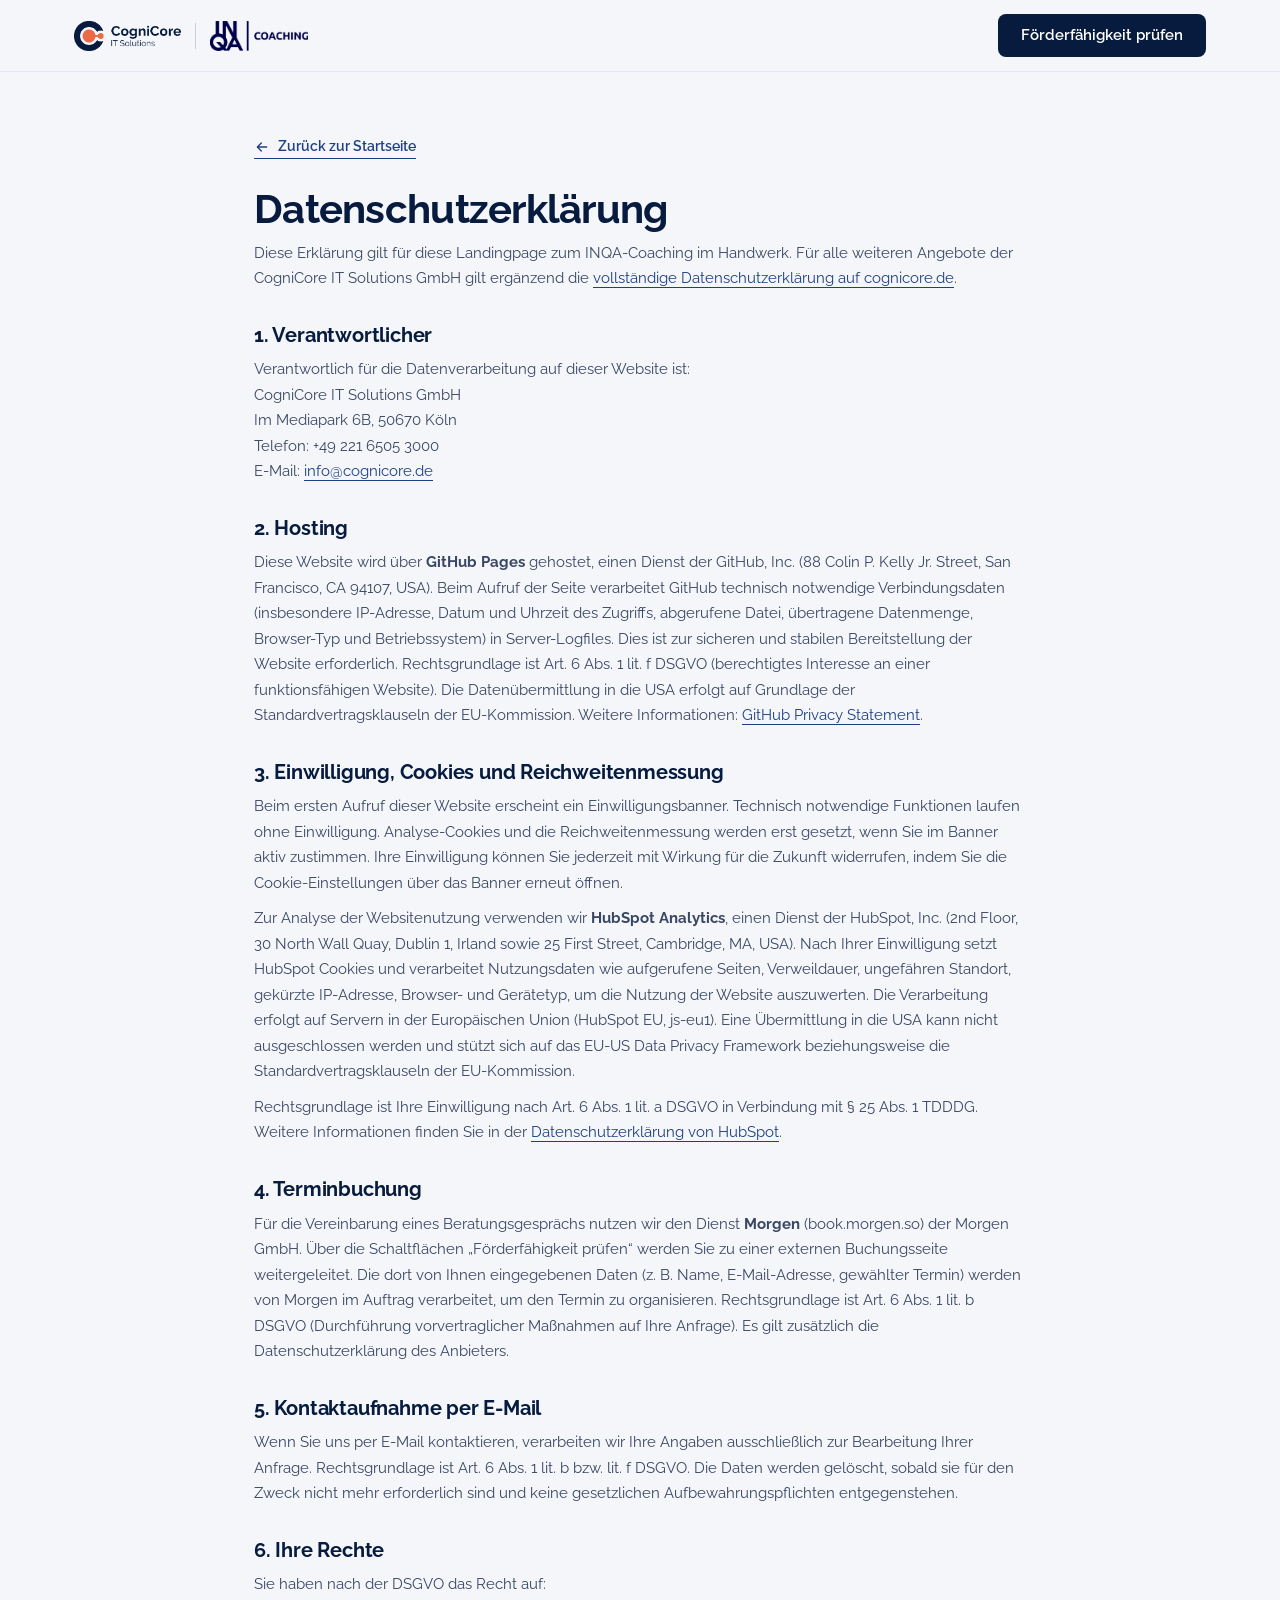
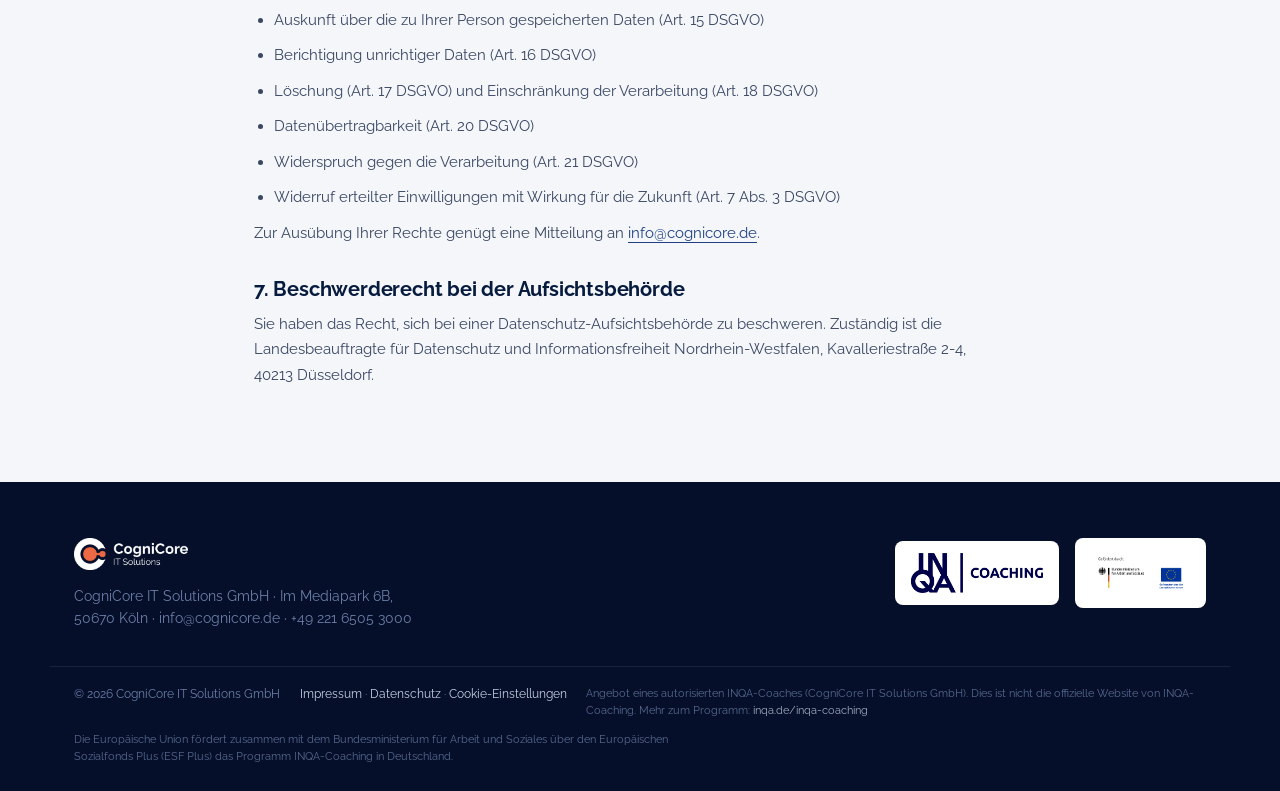
<file: datenschutz.html>
<!DOCTYPE html>
<html lang="de">
<head>
  <meta charset="UTF-8">
  <meta name="viewport" content="width=device-width, initial-scale=1.0">
  <title>Datenschutz | INQA-Coaching im Handwerk · CogniCore</title>
  <meta name="robots" content="noindex">
  <link rel="stylesheet" href="cc-tokens.css">
  <link rel="stylesheet" href="styles.css">
</head>
<body>

<!-- NAV -->
<header class="nav">
  <div class="nav__inner">
    <a class="nav__brand" href="index.html" style="text-decoration:none;border:0;">
      <img class="logo" src="assets/logos/cognicore-logo.png" alt="CogniCore IT Solutions">
      <span class="sep"></span>
      <img class="inqa" src="assets/logos/inqa-coaching-logo.png" alt="INQA Coaching">
    </a>
    <a href="https://book.morgen.so/dominiksiegers/20min" class="btn btn--primary" target="_blank" rel="noopener">Förderfähigkeit prüfen</a>
  </div>
</header>

<main class="section--surface">
  <div class="legal">
    <a href="index.html" class="legal__back">
      <svg style="width:16px;height:16px" viewBox="0 0 24 24" fill="none" stroke="currentColor" stroke-width="2" stroke-linecap="round" stroke-linejoin="round"><path d="M19 12H5M11 6l-6 6 6 6"/></svg>
      Zurück zur Startseite
    </a>
    <h1 style="margin-top:24px;">Datenschutzerklärung</h1>
    <p class="legal__intro">Diese Erklärung gilt für diese Landingpage zum INQA-Coaching im Handwerk. Für alle weiteren Angebote der CogniCore IT Solutions GmbH gilt ergänzend die <a href="https://cognicore.de/datenschutzerklaerung" target="_blank" rel="noopener">vollständige Datenschutzerklärung auf cognicore.de</a>.</p>

    <h2>1. Verantwortlicher</h2>
    <p>Verantwortlich für die Datenverarbeitung auf dieser Website ist:<br>
    CogniCore IT Solutions GmbH<br>
    Im Mediapark 6B, 50670 Köln<br>
    Telefon: +49 221 6505 3000<br>
    E-Mail: <a href="mailto:info@cognicore.de">info@cognicore.de</a></p>

    <h2>2. Hosting</h2>
    <p>Diese Website wird über <strong>GitHub Pages</strong> gehostet, einen Dienst der
    GitHub, Inc. (88 Colin P. Kelly Jr. Street, San Francisco, CA 94107, USA). Beim Aufruf
    der Seite verarbeitet GitHub technisch notwendige Verbindungsdaten (insbesondere
    IP-Adresse, Datum und Uhrzeit des Zugriffs, abgerufene Datei, übertragene Datenmenge,
    Browser-Typ und Betriebssystem) in Server-Logfiles. Dies ist zur sicheren und stabilen
    Bereitstellung der Website erforderlich. Rechtsgrundlage ist Art. 6 Abs. 1 lit. f DSGVO
    (berechtigtes Interesse an einer funktionsfähigen Website). Die Datenübermittlung in die
    USA erfolgt auf Grundlage der Standardvertragsklauseln der EU-Kommission. Weitere
    Informationen: <a href="https://docs.github.com/en/site-policy/privacy-policies/github-general-privacy-statement" target="_blank" rel="noopener">GitHub Privacy Statement</a>.</p>

    <h2>3. Einwilligung, Cookies und Reichweitenmessung</h2>
    <p>Beim ersten Aufruf dieser Website erscheint ein Einwilligungsbanner. Technisch notwendige
    Funktionen laufen ohne Einwilligung. Analyse-Cookies und die Reichweitenmessung werden erst
    gesetzt, wenn Sie im Banner aktiv zustimmen. Ihre Einwilligung können Sie jederzeit mit Wirkung
    für die Zukunft widerrufen, indem Sie die Cookie-Einstellungen über das Banner erneut öffnen.</p>
    <p>Zur Analyse der Websitenutzung verwenden wir <strong>HubSpot Analytics</strong>, einen Dienst
    der HubSpot, Inc. (2nd Floor, 30 North Wall Quay, Dublin 1, Irland sowie 25 First Street,
    Cambridge, MA, USA). Nach Ihrer Einwilligung setzt HubSpot Cookies und verarbeitet Nutzungsdaten
    wie aufgerufene Seiten, Verweildauer, ungefähren Standort, gekürzte IP-Adresse, Browser- und
    Gerätetyp, um die Nutzung der Website auszuwerten. Die Verarbeitung erfolgt auf Servern in der
    Europäischen Union (HubSpot EU, js-eu1). Eine Übermittlung in die USA kann nicht ausgeschlossen
    werden und stützt sich auf das EU-US Data Privacy Framework beziehungsweise die
    Standardvertragsklauseln der EU-Kommission.</p>
    <p>Rechtsgrundlage ist Ihre Einwilligung nach Art. 6 Abs. 1 lit. a DSGVO in Verbindung mit
    § 25 Abs. 1 TDDDG. Weitere Informationen finden Sie in der
    <a href="https://legal.hubspot.com/de/privacy-policy" target="_blank" rel="noopener">Datenschutzerklärung von HubSpot</a>.</p>

    <h2>4. Terminbuchung</h2>
    <p>Für die Vereinbarung eines Beratungsgesprächs nutzen wir den Dienst
    <strong>Morgen</strong> (book.morgen.so) der Morgen GmbH. Über die Schaltflächen
    „Förderfähigkeit prüfen“ werden Sie zu einer externen Buchungsseite weitergeleitet. Die
    dort von Ihnen eingegebenen Daten (z. B. Name, E-Mail-Adresse, gewählter Termin)
    werden von Morgen im Auftrag verarbeitet, um den Termin zu organisieren.
    Rechtsgrundlage ist Art. 6 Abs. 1 lit. b DSGVO (Durchführung vorvertraglicher
    Maßnahmen auf Ihre Anfrage). Es gilt zusätzlich die Datenschutzerklärung des Anbieters.</p>

    <h2>5. Kontaktaufnahme per E-Mail</h2>
    <p>Wenn Sie uns per E-Mail kontaktieren, verarbeiten wir Ihre Angaben ausschließlich
    zur Bearbeitung Ihrer Anfrage. Rechtsgrundlage ist Art. 6 Abs. 1 lit. b bzw. lit. f
    DSGVO. Die Daten werden gelöscht, sobald sie für den Zweck nicht mehr erforderlich
    sind und keine gesetzlichen Aufbewahrungspflichten entgegenstehen.</p>

    <h2>6. Ihre Rechte</h2>
    <p>Sie haben nach der DSGVO das Recht auf:</p>
    <ul>
      <li>Auskunft über die zu Ihrer Person gespeicherten Daten (Art. 15 DSGVO)</li>
      <li>Berichtigung unrichtiger Daten (Art. 16 DSGVO)</li>
      <li>Löschung (Art. 17 DSGVO) und Einschränkung der Verarbeitung (Art. 18 DSGVO)</li>
      <li>Datenübertragbarkeit (Art. 20 DSGVO)</li>
      <li>Widerspruch gegen die Verarbeitung (Art. 21 DSGVO)</li>
      <li>Widerruf erteilter Einwilligungen mit Wirkung für die Zukunft (Art. 7 Abs. 3 DSGVO)</li>
    </ul>
    <p>Zur Ausübung Ihrer Rechte genügt eine Mitteilung an
    <a href="mailto:info@cognicore.de">info@cognicore.de</a>.</p>

    <h2>7. Beschwerderecht bei der Aufsichtsbehörde</h2>
    <p>Sie haben das Recht, sich bei einer Datenschutz-Aufsichtsbehörde zu beschweren.
    Zuständig ist die Landesbeauftragte für Datenschutz und Informationsfreiheit
    Nordrhein-Westfalen, Kavalleriestraße 2-4, 40213 Düsseldorf.</p>
  </div>
</main>

<!-- FOOTER -->
<footer class="foot">
  <div class="wrap">
    <div class="foot__inner">
      <div class="foot__brand">
        <img src="assets/logos/cognicore-logo-white.png" alt="CogniCore IT Solutions">
        <p>CogniCore IT Solutions GmbH · Im Mediapark 6B, 50670 Köln · <a href="mailto:info@cognicore.de" style="color:inherit;border:0;">info@cognicore.de</a> · +49 221 6505 3000</p>
      </div>
      <div class="foot__logos">
        <a class="foot__chip" href="https://www.inqa.de/inqa-coaching" target="_blank" rel="noopener" style="border-bottom:0" title="Zum offiziellen INQA-Coaching-Programm"><img src="assets/logos/inqa-coaching-logo.png" alt="INQA Coaching"></a>
        <div class="foot__chip foot__chip--bmas"><img src="assets/logos/bmas-foerderlogo.png" alt="Gefördert durch das Bundesministerium für Arbeit und Soziales, kofinanziert von der Europäischen Union"></div>
      </div>
    </div>
  </div>
  <div class="foot__legal">
    <span>© 2026 CogniCore IT Solutions GmbH</span>
    <span><a href="impressum.html">Impressum</a> · <a href="datenschutz.html">Datenschutz</a> · <button type="button" class="cookie-link" onclick="window._hsp=window._hsp||[];window._hsp.push(['showBanner']);">Cookie-Einstellungen</button></span>
    <span class="sub">Angebot eines autorisierten INQA-Coaches (CogniCore IT Solutions GmbH). Dies ist nicht die offizielle Website von INQA-Coaching. Mehr zum Programm: <a href="https://www.inqa.de/inqa-coaching" target="_blank" rel="noopener">inqa.de/inqa-coaching</a></span>
    <span class="sub">Die Europäische Union fördert zusammen mit dem Bundesministerium für Arbeit und Soziales über den Europäischen Sozialfonds Plus (ESF Plus) das Programm INQA-Coaching in Deutschland.</span>
  </div>
</footer>

<!-- Start of HubSpot Embed Code -->
<script type="text/javascript" id="hs-script-loader" async defer src="//js-eu1.hs-scripts.com/144804770.js"></script>
<!-- End of HubSpot Embed Code -->

</body>
</html>
</file>
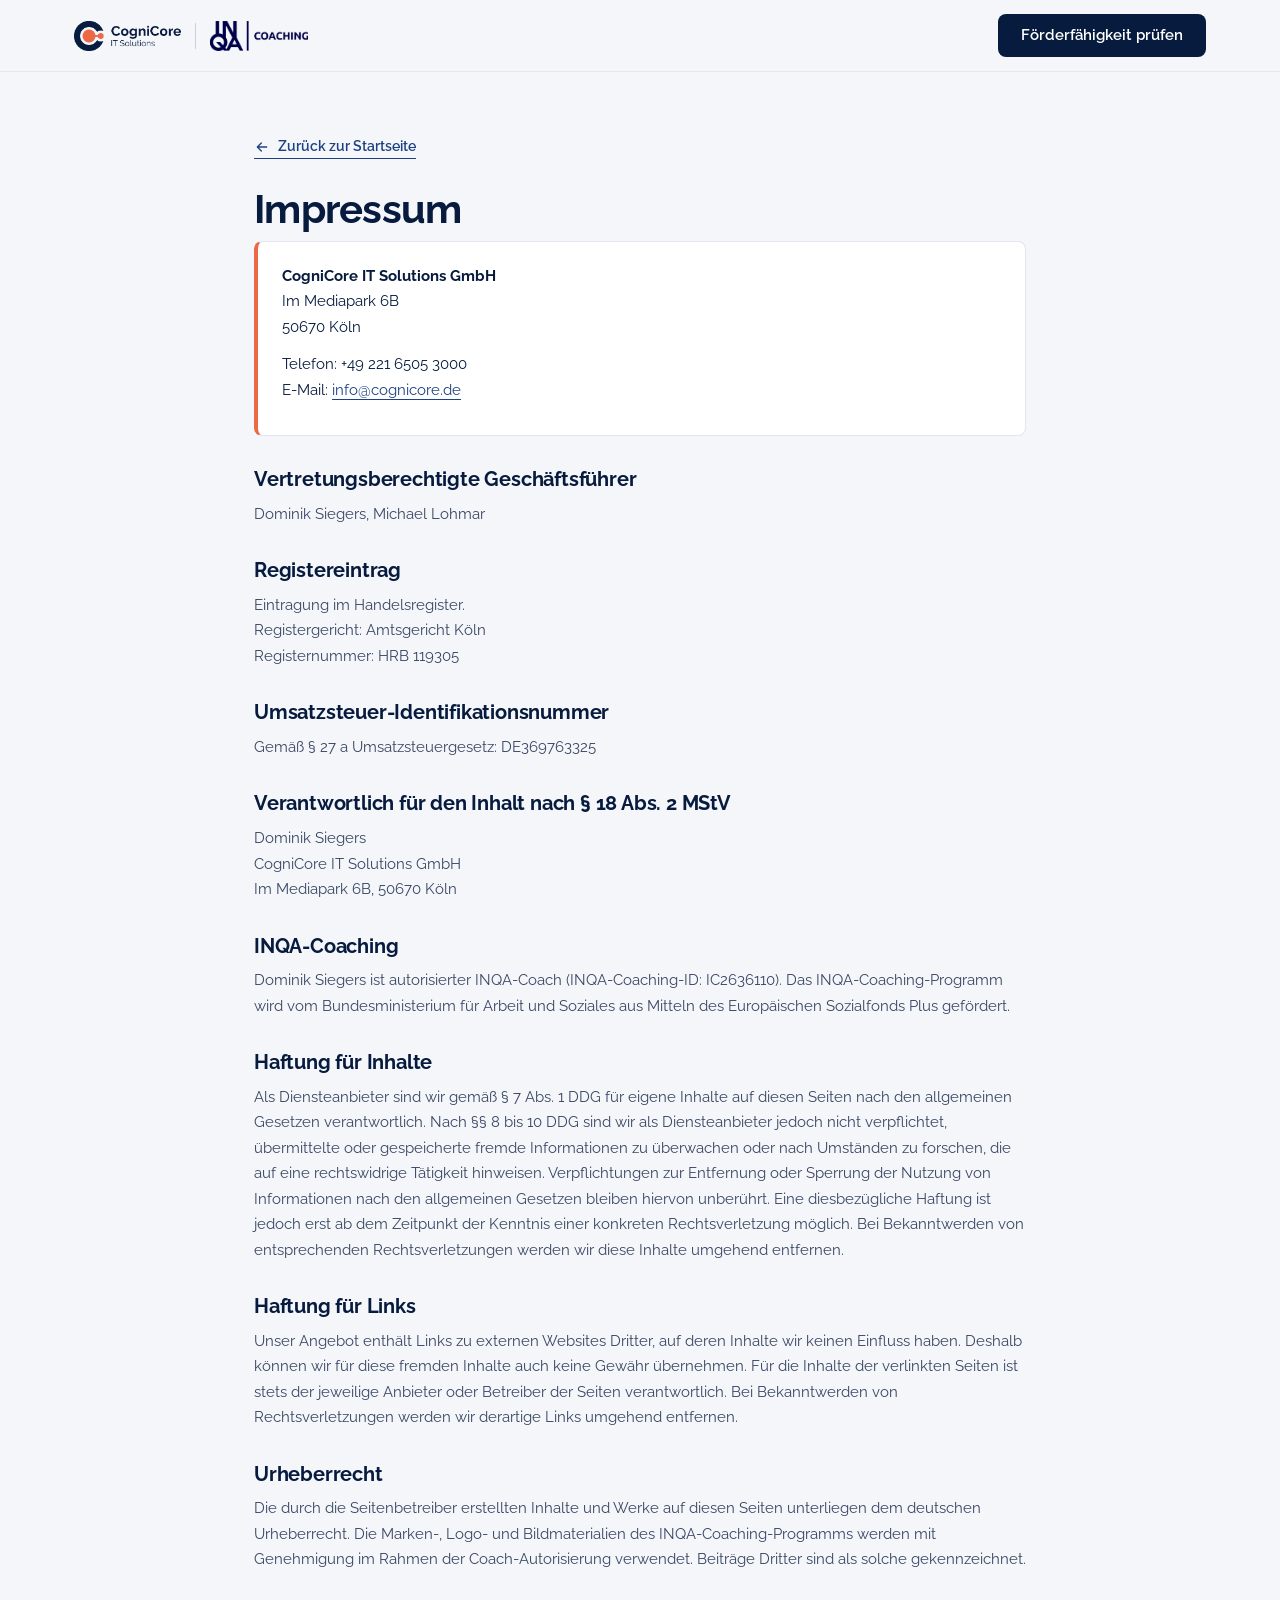
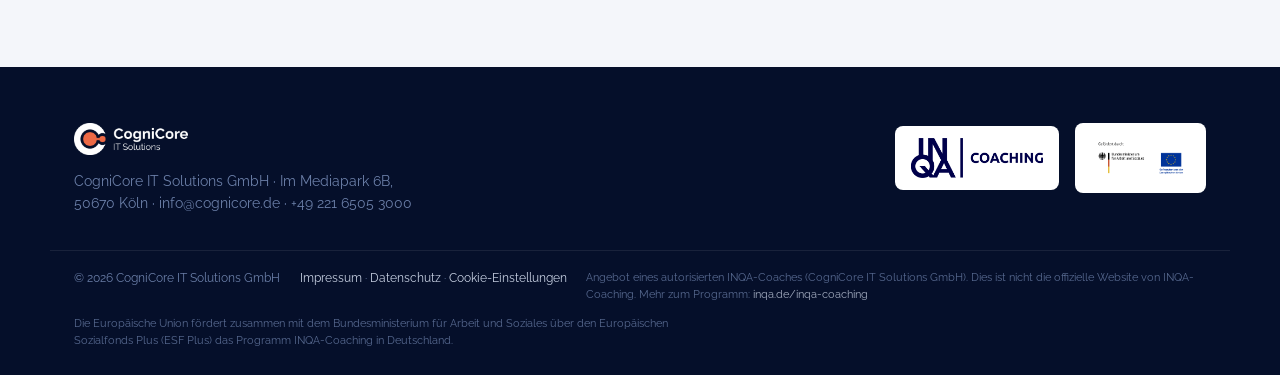
<file: impressum.html>
<!DOCTYPE html>
<html lang="de">
<head>
  <meta charset="UTF-8">
  <meta name="viewport" content="width=device-width, initial-scale=1.0">
  <title>Impressum | INQA-Coaching im Handwerk · CogniCore</title>
  <meta name="robots" content="noindex">
  <link rel="stylesheet" href="cc-tokens.css">
  <link rel="stylesheet" href="styles.css">
</head>
<body>

<!-- NAV -->
<header class="nav">
  <div class="nav__inner">
    <a class="nav__brand" href="index.html" style="text-decoration:none;border:0;">
      <img class="logo" src="assets/logos/cognicore-logo.png" alt="CogniCore IT Solutions">
      <span class="sep"></span>
      <img class="inqa" src="assets/logos/inqa-coaching-logo.png" alt="INQA Coaching">
    </a>
    <a href="https://book.morgen.so/dominiksiegers/20min" class="btn btn--primary" target="_blank" rel="noopener">Förderfähigkeit prüfen</a>
  </div>
</header>

<main class="section--surface">
  <div class="legal">
    <a href="index.html" class="legal__back">
      <svg style="width:16px;height:16px" viewBox="0 0 24 24" fill="none" stroke="currentColor" stroke-width="2" stroke-linecap="round" stroke-linejoin="round"><path d="M19 12H5M11 6l-6 6 6 6"/></svg>
      Zurück zur Startseite
    </a>
    <h1 style="margin-top:24px;">Impressum</h1>

    <div class="meta">
      <p><strong>CogniCore IT Solutions GmbH</strong><br>
      Im Mediapark 6B<br>
      50670 Köln</p>
      <p style="margin-top:12px;">
      Telefon: +49 221 6505 3000<br>
      E-Mail: <a href="mailto:info@cognicore.de">info@cognicore.de</a></p>
    </div>

    <h2>Vertretungsberechtigte Geschäftsführer</h2>
    <p>Dominik Siegers, Michael Lohmar</p>

    <h2>Registereintrag</h2>
    <p>Eintragung im Handelsregister.<br>
    Registergericht: Amtsgericht Köln<br>
    Registernummer: HRB 119305</p>

    <h2>Umsatzsteuer-Identifikationsnummer</h2>
    <p>Gemäß § 27 a Umsatzsteuergesetz: DE369763325</p>

    <h2>Verantwortlich für den Inhalt nach § 18 Abs. 2 MStV</h2>
    <p>Dominik Siegers<br>
    CogniCore IT Solutions GmbH<br>
    Im Mediapark 6B, 50670 Köln</p>

    <h2>INQA-Coaching</h2>
    <p>Dominik Siegers ist autorisierter INQA-Coach (INQA-Coaching-ID: IC2636110).
    Das INQA-Coaching-Programm wird vom Bundesministerium für Arbeit und Soziales
    aus Mitteln des Europäischen Sozialfonds Plus gefördert.</p>

    <h2>Haftung für Inhalte</h2>
    <p>Als Diensteanbieter sind wir gemäß § 7 Abs. 1 DDG für eigene Inhalte auf diesen
    Seiten nach den allgemeinen Gesetzen verantwortlich. Nach §§ 8 bis 10 DDG sind wir
    als Diensteanbieter jedoch nicht verpflichtet, übermittelte oder gespeicherte fremde
    Informationen zu überwachen oder nach Umständen zu forschen, die auf eine rechtswidrige
    Tätigkeit hinweisen. Verpflichtungen zur Entfernung oder Sperrung der Nutzung von
    Informationen nach den allgemeinen Gesetzen bleiben hiervon unberührt. Eine
    diesbezügliche Haftung ist jedoch erst ab dem Zeitpunkt der Kenntnis einer konkreten
    Rechtsverletzung möglich. Bei Bekanntwerden von entsprechenden Rechtsverletzungen werden
    wir diese Inhalte umgehend entfernen.</p>

    <h2>Haftung für Links</h2>
    <p>Unser Angebot enthält Links zu externen Websites Dritter, auf deren Inhalte wir
    keinen Einfluss haben. Deshalb können wir für diese fremden Inhalte auch keine Gewähr
    übernehmen. Für die Inhalte der verlinkten Seiten ist stets der jeweilige Anbieter oder
    Betreiber der Seiten verantwortlich. Bei Bekanntwerden von Rechtsverletzungen werden wir
    derartige Links umgehend entfernen.</p>

    <h2>Urheberrecht</h2>
    <p>Die durch die Seitenbetreiber erstellten Inhalte und Werke auf diesen Seiten
    unterliegen dem deutschen Urheberrecht. Die Marken-, Logo- und Bildmaterialien des
    INQA-Coaching-Programms werden mit Genehmigung im Rahmen der Coach-Autorisierung
    verwendet. Beiträge Dritter sind als solche gekennzeichnet.</p>
  </div>
</main>

<!-- FOOTER -->
<footer class="foot">
  <div class="wrap">
    <div class="foot__inner">
      <div class="foot__brand">
        <img src="assets/logos/cognicore-logo-white.png" alt="CogniCore IT Solutions">
        <p>CogniCore IT Solutions GmbH · Im Mediapark 6B, 50670 Köln · <a href="mailto:info@cognicore.de" style="color:inherit;border:0;">info@cognicore.de</a> · +49 221 6505 3000</p>
      </div>
      <div class="foot__logos">
        <a class="foot__chip" href="https://www.inqa.de/inqa-coaching" target="_blank" rel="noopener" style="border-bottom:0" title="Zum offiziellen INQA-Coaching-Programm"><img src="assets/logos/inqa-coaching-logo.png" alt="INQA Coaching"></a>
        <div class="foot__chip foot__chip--bmas"><img src="assets/logos/bmas-foerderlogo.png" alt="Gefördert durch das Bundesministerium für Arbeit und Soziales, kofinanziert von der Europäischen Union"></div>
      </div>
    </div>
  </div>
  <div class="foot__legal">
    <span>© 2026 CogniCore IT Solutions GmbH</span>
    <span><a href="impressum.html">Impressum</a> · <a href="datenschutz.html">Datenschutz</a> · <button type="button" class="cookie-link" onclick="window._hsp=window._hsp||[];window._hsp.push(['showBanner']);">Cookie-Einstellungen</button></span>
    <span class="sub">Angebot eines autorisierten INQA-Coaches (CogniCore IT Solutions GmbH). Dies ist nicht die offizielle Website von INQA-Coaching. Mehr zum Programm: <a href="https://www.inqa.de/inqa-coaching" target="_blank" rel="noopener">inqa.de/inqa-coaching</a></span>
    <span class="sub">Die Europäische Union fördert zusammen mit dem Bundesministerium für Arbeit und Soziales über den Europäischen Sozialfonds Plus (ESF Plus) das Programm INQA-Coaching in Deutschland.</span>
  </div>
</footer>

<!-- Start of HubSpot Embed Code -->
<script type="text/javascript" id="hs-script-loader" async defer src="//js-eu1.hs-scripts.com/144804770.js"></script>
<!-- End of HubSpot Embed Code -->

</body>
</html>
</file>
<file: cc-tokens.css>
/* =========================================================
   CogniCore IT Solutions — Design Tokens
   Source: CCIT Corporate Design (2024) + brand notes
   ========================================================= */

/* Brand font — Raleway (variable, supplied by client). */
@font-face {
  font-family: 'Raleway';
  src: url('assets/fonts/raleway.woff2') format('woff2');
  font-weight: 100 900;
  font-style: normal;
  font-display: swap;
}

:root {
  /* ---------- Brand colors (from Corporate Guide) ---------- */
  --cc-blue:        #071B3E; /* "Blau"   — primary, dominant */
  --cc-blue-deep:   #050F2A; /* darker shade for layering */
  --cc-blue-700:    #0E2A5C;
  --cc-blue-500:    #1E4083;
  --cc-blue-300:    #6B7FA8;
  --cc-blue-100:    #C7D0E2;

  --cc-orange:      #EC6945; /* "Orange" — accent, highlights only */
  --cc-orange-600:  #D9542F;
  --cc-orange-300:  #F4A287;
  --cc-orange-100:  #FBDDD0;

  --cc-beige:       #F9EBD9; /* "Beige"  — soft surface accents */
  --cc-beige-200:   #FCF4E9;

  --cc-green:       #4A7B52; /* "Grün"   — success / secondary tag */
  --cc-green-200:   #B7CDB9;

  /* ---------- Neutrals ---------- */
  --cc-bg:          #F4F6FA; /* Background light (per brief) */
  --cc-bg-soft:     #FFFFFF;
  --cc-surface:     #FFFFFF;
  --cc-surface-2:   #F4F6FA;
  --cc-line:        #E2E6EF;
  --cc-line-strong: #C8CFDC;

  --cc-fg-1:        #071B3E;  /* primary text = navy */
  --cc-fg-2:        #3A4763;  /* secondary text */
  --cc-fg-3:        #6B7587;  /* tertiary / meta */
  --cc-fg-on-blue:  #FFFFFF;
  --cc-fg-on-blue-2:#C7D0E2;

  /* ---------- Semantic ---------- */
  --cc-success:     var(--cc-green);
  --cc-warning:     #C77A1F;
  --cc-danger:      #B23A2A;
  --cc-info:        var(--cc-blue-500);
  --cc-focus-ring:  rgba(236,105,69,.45);

  /* ---------- Type ---------- */
  /* Brand book lists Raleway (Bold, Regular). User brief says
     Calibri for office/long-form. Web defaults to Raleway with
     Calibri fallback, then system. */
  --cc-font-display: 'Raleway', 'Calibri', system-ui, -apple-system, 'Segoe UI', sans-serif;
  --cc-font-body:    'Raleway', 'Calibri', system-ui, -apple-system, 'Segoe UI', sans-serif;
  --cc-font-mono:    ui-monospace, 'JetBrains Mono', 'SF Mono', Menlo, Consolas, monospace;

  /* Office / document mode (Calibri only) */
  --cc-font-office:  'Calibri', 'Carlito', system-ui, sans-serif;

  /* Type scale — geared to 16px root */
  --cc-fs-display: 56px;  --cc-lh-display: 1.05;  --cc-tr-display: -0.02em;
  --cc-fs-h1:      40px;  --cc-lh-h1:      1.10;  --cc-tr-h1:      -0.015em;
  --cc-fs-h2:      30px;  --cc-lh-h2:      1.18;  --cc-tr-h2:      -0.01em;
  --cc-fs-h3:      22px;  --cc-lh-h3:      1.25;  --cc-tr-h3:       0;
  --cc-fs-h4:      18px;  --cc-lh-h4:      1.30;
  --cc-fs-body:    16px;  --cc-lh-body:    1.55;
  --cc-fs-small:   14px;  --cc-lh-small:   1.50;
  --cc-fs-meta:    12px;  --cc-lh-meta:    1.40;
  --cc-tracking-eyebrow: 0.12em;

  /* Weights */
  --cc-w-light:    300;
  --cc-w-regular:  400;
  --cc-w-medium:   500;
  --cc-w-semi:     600;
  --cc-w-bold:     700;

  /* ---------- Spacing (4px base) ---------- */
  --cc-s-1:  4px;
  --cc-s-2:  8px;
  --cc-s-3:  12px;
  --cc-s-4:  16px;
  --cc-s-5:  20px;
  --cc-s-6:  24px;
  --cc-s-8:  32px;
  --cc-s-10: 40px;
  --cc-s-12: 48px;
  --cc-s-16: 64px;
  --cc-s-20: 80px;

  /* ---------- Radii ---------- */
  --cc-r-xs: 2px;
  --cc-r-sm: 4px;
  --cc-r-md: 8px;
  --cc-r-lg: 12px;
  --cc-r-xl: 20px;
  --cc-r-pill: 999px;

  /* ---------- Borders ---------- */
  --cc-border:        1px solid var(--cc-line);
  --cc-border-strong: 1px solid var(--cc-line-strong);
  --cc-border-blue:   1px solid var(--cc-blue);

  /* ---------- Shadows (restrained, navy-tinted) ---------- */
  --cc-shadow-1: 0 1px 2px rgba(7,27,62,.06), 0 1px 1px rgba(7,27,62,.04);
  --cc-shadow-2: 0 4px 14px rgba(7,27,62,.08);
  --cc-shadow-3: 0 12px 32px rgba(7,27,62,.12);
  --cc-shadow-inset: inset 0 0 0 1px rgba(7,27,62,.06);

  /* ---------- Motion ---------- */
  --cc-ease-out:  cubic-bezier(.2,.7,.2,1);
  --cc-ease-in-out: cubic-bezier(.4,0,.2,1);
  --cc-dur-fast: 120ms;
  --cc-dur-base: 200ms;
  --cc-dur-slow: 360ms;
}

/* =========================================================
   Semantic element styles — drop-in for prototypes
   ========================================================= */

html, body {
  background: var(--cc-bg);
  color: var(--cc-fg-1);
  font-family: var(--cc-font-body);
  font-size: var(--cc-fs-body);
  line-height: var(--cc-lh-body);
  font-weight: var(--cc-w-regular);
  -webkit-font-smoothing: antialiased;
  text-rendering: optimizeLegibility;
}

.cc-display, h1.cc-display {
  font-family: var(--cc-font-display);
  font-size: var(--cc-fs-display);
  line-height: var(--cc-lh-display);
  letter-spacing: var(--cc-tr-display);
  font-weight: var(--cc-w-bold);
  color: var(--cc-fg-1);
}

h1, .cc-h1 {
  font-family: var(--cc-font-display);
  font-size: var(--cc-fs-h1);
  line-height: var(--cc-lh-h1);
  letter-spacing: var(--cc-tr-h1);
  font-weight: var(--cc-w-bold);
  color: var(--cc-fg-1);
  margin: 0 0 var(--cc-s-4);
}

h2, .cc-h2 {
  font-family: var(--cc-font-display);
  font-size: var(--cc-fs-h2);
  line-height: var(--cc-lh-h2);
  letter-spacing: var(--cc-tr-h2);
  font-weight: var(--cc-w-bold);
  color: var(--cc-fg-1);
  margin: 0 0 var(--cc-s-3);
}

h3, .cc-h3 {
  font-family: var(--cc-font-display);
  font-size: var(--cc-fs-h3);
  line-height: var(--cc-lh-h3);
  font-weight: var(--cc-w-semi);
  color: var(--cc-fg-1);
  margin: 0 0 var(--cc-s-2);
}

h4, .cc-h4 {
  font-size: var(--cc-fs-h4);
  line-height: var(--cc-lh-h4);
  font-weight: var(--cc-w-semi);
  color: var(--cc-fg-1);
  margin: 0 0 var(--cc-s-2);
}

p, .cc-p {
  font-size: var(--cc-fs-body);
  line-height: var(--cc-lh-body);
  color: var(--cc-fg-2);
  margin: 0 0 var(--cc-s-3);
  text-wrap: pretty;
}

small, .cc-small {
  font-size: var(--cc-fs-small);
  line-height: var(--cc-lh-small);
  color: var(--cc-fg-3);
}

.cc-eyebrow {
  font-size: var(--cc-fs-meta);
  letter-spacing: var(--cc-tracking-eyebrow);
  text-transform: uppercase;
  font-weight: var(--cc-w-semi);
  color: var(--cc-orange);
}

code, kbd, pre, .cc-mono {
  font-family: var(--cc-font-mono);
  font-size: 0.92em;
}

a, .cc-link {
  color: var(--cc-blue-500);
  text-decoration: none;
  border-bottom: 1px solid currentColor;
  transition: color var(--cc-dur-fast) var(--cc-ease-out);
}
a:hover, .cc-link:hover { color: var(--cc-orange); }

::selection { background: var(--cc-orange); color: #fff; }
</file>
<file: styles.css>
/* =========================================================
   INQA-Coaching Handwerk — CogniCore brand world
   Builds on cc-tokens.css
   ========================================================= */

* { box-sizing: border-box; }
body { margin: 0; background: var(--cc-bg); color: var(--cc-fg-1); }
img { max-width: 100%; display: block; }
.wrap { max-width: 1180px; margin: 0 auto; padding: 0 24px; }

/* ---------- Buttons ---------- */
.btn {
  display: inline-flex; align-items: center; justify-content: center; gap: 8px;
  padding: 13px 22px; border-radius: var(--cc-r-md);
  font-family: var(--cc-font-display); font-weight: 600; font-size: 15px; line-height: 1;
  border: 1px solid transparent; cursor: pointer; text-decoration: none;
  transition: background var(--cc-dur-fast) var(--cc-ease-out),
              border-color var(--cc-dur-fast) var(--cc-ease-out),
              transform var(--cc-dur-fast) var(--cc-ease-out);
}
.btn:active { transform: translateY(1px); }
/* halte die Button-Schrift weiß, auch gegen die globale a:hover-Regel des Design-Systems */
.btn--primary, .btn--accent, .btn--ghost-light,
.btn--primary:hover, .btn--accent:hover, .btn--ghost-light:hover { color: #fff; }
.btn--primary { background: var(--cc-blue); }
.btn--primary:hover { background: var(--cc-blue-700); }
.btn--accent { background: var(--cc-orange); }
.btn--accent:hover { background: var(--cc-orange-600); }
.btn--ghost-light { background: transparent; border-color: rgba(255,255,255,.45); }
.btn--ghost-light:hover { border-color: #fff; background: rgba(255,255,255,.06); }
.btn .ico { width: 18px; height: 18px; }

/* ---------- Eyebrow ---------- */
.eyebrow {
  font-size: var(--cc-fs-meta); letter-spacing: var(--cc-tracking-eyebrow);
  text-transform: uppercase; font-weight: var(--cc-w-semi); color: var(--cc-orange);
  margin: 0 0 12px; display: block;
}

/* ---------- Nav ---------- */
.nav {
  position: sticky; top: 0; z-index: 30;
  background: rgba(244,246,250,.85); backdrop-filter: blur(10px);
  border-bottom: 1px solid var(--cc-line);
}
.nav__inner { display: flex; align-items: center; justify-content: space-between; padding: 14px 24px; max-width: 1180px; margin: 0 auto; }
.nav__brand { display: flex; align-items: center; gap: 14px; }
.nav__brand img.logo { height: 30px; }
.nav__brand .sep { width: 1px; height: 26px; background: var(--cc-line-strong); }
.nav__brand img.inqa { height: 30px; }

/* ---------- Hero ---------- */
.hero { position: relative; background: var(--cc-blue); color: #fff; overflow: hidden; }
.hero__bg { position: absolute; inset: 0; pointer-events: none; opacity: .06; }
.hero__bg img { position: absolute; right: -180px; bottom: -220px; width: 760px; max-width: none; }
.hero__inner {
  position: relative; max-width: 1180px; margin: 0 auto; padding: 84px 24px 92px;
  display: grid; grid-template-columns: 1.3fr 1fr; gap: 56px; align-items: center;
}
.hero h1 { color: #fff; font-size: 60px; line-height: 1.04; letter-spacing: -.022em; font-weight: 700; margin: 0 0 20px; }
.hero h1 em { font-style: normal; color: var(--cc-orange); }
.hero__lede { font-size: 19px; line-height: 1.55; color: var(--cc-fg-on-blue-2); max-width: 560px; margin: 0 0 30px; }
.hero__actions { display: flex; gap: 12px; flex-wrap: wrap; }

/* Hero carousel panel */
.hero__panel { background: #fff; border-radius: var(--cc-r-lg); box-shadow: var(--cc-shadow-3); padding: 16px; }
.carousel { position: relative; user-select: none; }
.carousel__track { overflow: hidden; border-radius: var(--cc-r-md); }
.carousel__track img { width: 100%; display: none; }
.carousel__track img.active { display: block; }
.carousel__btn {
  position: absolute; top: 50%; transform: translateY(-50%); width: 38px; height: 38px;
  border-radius: 999px; background: #fff; border: 1px solid var(--cc-line); cursor: pointer;
  box-shadow: var(--cc-shadow-2); display: flex; align-items: center; justify-content: center;
  color: var(--cc-blue); z-index: 5; transition: border-color var(--cc-dur-fast);
}
.carousel__btn:hover { border-color: var(--cc-blue); }
.carousel__btn .ico { width: 20px; height: 20px; }
.carousel__prev { left: -14px; } .carousel__next { right: -14px; }
.carousel__dots { display: flex; justify-content: center; gap: 7px; margin-top: 14px; }
.carousel__dots span { width: 8px; height: 8px; border-radius: 999px; background: var(--cc-line-strong); cursor: pointer; transition: background var(--cc-dur-fast); }
.carousel__dots span.active { background: var(--cc-orange); }

/* ---------- Section ---------- */
.section { padding: 88px 0; }
.section--surface { background: var(--cc-bg); }
.section--white { background: var(--cc-surface); }
.section__head { max-width: 760px; margin: 0 0 44px; }
.section__head h2 { font-size: 40px; line-height: 1.1; letter-spacing: -.018em; font-weight: 700; color: var(--cc-blue); margin: 0 0 12px; }
.section__head p { color: var(--cc-fg-2); font-size: 17px; line-height: 1.55; margin: 0; }
.rule { height: 1px; background: var(--cc-line); border: 0; margin: 0 0 44px; max-width: 760px; }

/* ---------- Cards ---------- */
.grid { display: grid; gap: 20px; }
.grid--2 { grid-template-columns: repeat(2, 1fr); }
.grid--4 { grid-template-columns: repeat(4, 1fr); }
.card {
  background: #fff; border: 1px solid var(--cc-line); border-radius: var(--cc-r-lg);
  padding: 26px; display: flex; flex-direction: column; gap: 12px;
  transition: box-shadow var(--cc-dur-base) var(--cc-ease-out), transform var(--cc-dur-base) var(--cc-ease-out);
}
.card:hover { box-shadow: var(--cc-shadow-2); transform: translateY(-2px); }
.card__ico { width: 44px; height: 44px; border-radius: var(--cc-r-md); background: var(--cc-blue); color: #fff; display: flex; align-items: center; justify-content: center; }
.card__ico .ico { width: 22px; height: 22px; }
.card h3 { margin: 4px 0 0; font-size: 20px; font-weight: 700; color: var(--cc-blue); }
.card p { color: var(--cc-fg-2); margin: 0; font-size: 15px; line-height: 1.55; }

/* ---------- Funding stats band (navy) ---------- */
.stats { background: var(--cc-blue); color: #fff; position: relative; overflow: hidden; }
.stats__bg { position: absolute; inset: 0; opacity: .07; pointer-events: none; }
.stats__bg img { position: absolute; right: -140px; top: -160px; width: 540px; max-width: none; }
.stats__inner { position: relative; max-width: 1180px; margin: 0 auto; padding: 80px 24px; }
.stats__head { max-width: 740px; margin-bottom: 40px; }
.stats__head h2 { color: #fff; font-size: 36px; line-height: 1.12; letter-spacing: -.015em; font-weight: 700; margin: 0; }
.stats__grid { display: grid; grid-template-columns: repeat(3, 1fr); border-top: 1px solid rgba(255,255,255,.18); padding-top: 28px; gap: 0; }
.stat { padding: 0 28px; border-right: 1px solid rgba(255,255,255,.18); }
.stat:first-child { padding-left: 0; } .stat:last-child { border-right: none; padding-right: 0; }
.stat__num { font-family: var(--cc-font-display); font-weight: 700; font-size: 68px; line-height: .95; letter-spacing: -.025em; color: #fff; }
.stat__num em { font-style: normal; font-size: 32px; color: var(--cc-orange); vertical-align: super; }
.stat__num .accent { color: var(--cc-orange); }
.stat__label { font-family: var(--cc-font-display); font-weight: 600; font-size: 14px; color: var(--cc-fg-on-blue-2); margin-top: 10px; line-height: 1.4; }

/* ---------- Process strip ---------- */
.process { display: grid; grid-template-columns: repeat(3, 1fr); gap: 24px; position: relative; padding-top: 8px; }
.process__line { position: absolute; left: 30px; right: 30px; top: 30px; height: 2px; background: linear-gradient(90deg, var(--cc-blue) 0%, var(--cc-orange) 70%, var(--cc-line-strong) 100%); z-index: 0; }
.process__step { position: relative; z-index: 1; display: flex; flex-direction: column; gap: 10px; }
.process__dot { width: 60px; height: 60px; border-radius: 999px; background: #fff; border: 2px solid var(--cc-blue); display: flex; align-items: center; justify-content: center; font-family: var(--cc-font-display); font-weight: 700; font-size: 20px; color: var(--cc-blue); }
.process__step.is-active .process__dot { background: var(--cc-orange); border-color: var(--cc-orange); color: #fff; }
.process__days { font-family: var(--cc-font-display); font-size: 11px; letter-spacing: .14em; text-transform: uppercase; font-weight: 600; color: var(--cc-fg-3); }
.process__step h3 { margin: 0; font-size: 18px; color: var(--cc-blue); font-weight: 700; }
.process__step p { margin: 0; color: var(--cc-fg-2); font-size: 14px; line-height: 1.5; }

/* ---------- About (beige) ---------- */
.section--beige { background: var(--cc-beige); }
.about { display: grid; grid-template-columns: 280px 1fr; gap: 48px; align-items: start; }
.about__card { background: var(--cc-blue); color: #fff; border-radius: var(--cc-r-lg); padding: 28px; }
.about__avatar { width: 64px; height: 64px; border-radius: 999px; background: var(--cc-orange); color: #fff; font-family: var(--cc-font-display); font-weight: 700; font-size: 22px; display: flex; align-items: center; justify-content: center; margin-bottom: 16px; }
.about__card h3 { color: #fff; font-size: 19px; margin: 0 0 4px; }
.about__card .role { color: var(--cc-fg-on-blue-2); font-size: 14px; margin: 0 0 4px; }
.about__card .org { color: #6B7FA8; font-size: 13px; margin: 8px 0 0; }
.about__card .id { margin-top: 16px; padding-top: 12px; border-top: 1px solid rgba(255,255,255,.18); font-size: 12px; letter-spacing: .06em; color: #6B7FA8; }
.about__text h2 { font-size: 34px; line-height: 1.12; letter-spacing: -.015em; color: var(--cc-blue); margin: 0 0 16px; }
.about__text p { color: var(--cc-fg-2); font-size: 16px; line-height: 1.6; margin: 0 0 12px; }
.tags { display: flex; flex-wrap: wrap; gap: 8px; margin-top: 18px; }
.tag { display: inline-flex; align-items: center; padding: 6px 12px; border-radius: 999px; font-size: 12px; font-weight: 600; font-family: var(--cc-font-display); background: #EEF1F7; color: var(--cc-blue); }
.tag--navy { background: var(--cc-blue); color: #fff; }

/* ---------- CTA band ---------- */
.cta { background: var(--cc-blue); color: #fff; position: relative; overflow: hidden; }
.cta__bg { position: absolute; inset: 0; opacity: .06; pointer-events: none; }
.cta__bg img { position: absolute; right: -120px; bottom: -160px; width: 480px; max-width: none; }
.cta__inner { position: relative; max-width: 760px; margin: 0 auto; padding: 84px 24px; text-align: center; }
.cta h2 { color: #fff; font-size: 40px; line-height: 1.1; letter-spacing: -.018em; font-weight: 700; margin: 0 0 14px; }
.cta h2 em { font-style: normal; color: var(--cc-orange); }
.cta p { color: var(--cc-fg-on-blue-2); font-size: 17px; line-height: 1.55; margin: 0 auto 30px; max-width: 540px; }

/* ---------- Footer ---------- */
.foot { background: var(--cc-blue-deep); color: var(--cc-fg-on-blue-2); padding: 56px 0 26px; }
.foot__inner { display: grid; grid-template-columns: 1.4fr 1fr; gap: 56px; align-items: start; }
.foot__brand img { height: 32px; margin-bottom: 16px; }
.foot__brand p { color: #6B7FA8; font-size: 14px; max-width: 340px; line-height: 1.55; margin: 0; }
.foot__logos { display: flex; align-items: center; gap: 16px; flex-wrap: wrap; justify-content: flex-end; }
.foot__chip { background: #fff; border-radius: var(--cc-r-md); padding: 12px 16px; display: flex; align-items: center; }
.foot__chip img { height: 40px; width: auto; display: block; }
.foot__chip--bmas img { height: 46px; }
.foot__legal { max-width: 1180px; margin: 36px auto 0; padding: 18px 24px 0; border-top: 1px solid rgba(255,255,255,.08); display: flex; justify-content: space-between; flex-wrap: wrap; gap: 12px; font-size: 12px; color: #6B7FA8; }
.foot__legal a { color: var(--cc-fg-on-blue-2); text-decoration: none; border: 0; }
.foot__legal a:hover { color: var(--cc-orange); }
.foot__legal .cookie-link { background: none; border: 0; padding: 0; font: inherit; color: var(--cc-fg-on-blue-2); cursor: pointer; }
.foot__legal .cookie-link:hover { color: var(--cc-orange); }
.foot__legal .sub { font-size: 11px; opacity: .8; max-width: 620px; }

/* ---------- Hero fact panel ---------- */
.factpanel { background: #fff; border-radius: var(--cc-r-lg); box-shadow: var(--cc-shadow-3); padding: 28px; display: flex; flex-direction: column; gap: 6px; }
.factpanel__title { font-family: var(--cc-font-display); font-weight: 700; font-size: 18px; color: var(--cc-blue); margin: 0 0 8px; }
.factpanel__list { list-style: none; padding: 0; margin: 0; }
.factpanel__list li { display: flex; justify-content: space-between; align-items: baseline; gap: 16px; padding: 14px 0; border-top: 1px solid var(--cc-line); }
.factpanel__list li:first-child { border-top: 0; }
.factpanel__list .label { font-family: var(--cc-font-display); font-size: 11px; letter-spacing: .12em; text-transform: uppercase; font-weight: 600; color: var(--cc-fg-3); }
.factpanel__list .value { font-family: var(--cc-font-display); font-weight: 700; font-size: 18px; color: var(--cc-fg-1); text-align: right; }
.factpanel__list .value .accent { color: var(--cc-orange); }
.factpanel__link { margin-top: 10px; font-family: var(--cc-font-display); font-weight: 700; font-size: 14px; color: var(--cc-orange); text-decoration: none; border: 0; display: inline-flex; align-items: center; gap: 6px; }
.factpanel__link:hover { color: var(--cc-orange-600); }

/* ---------- Pillar credential badge ---------- */
.pillar__cred { display: inline-flex; align-items: center; gap: 7px; align-self: flex-start; padding: 5px 11px; border-radius: 999px; background: #EEF1F7; color: var(--cc-fg-2); font-family: var(--cc-font-display); font-weight: 600; font-size: 11px; letter-spacing: .03em; }
.pillar__cred .dot { width: 7px; height: 7px; border-radius: 999px; background: var(--cc-orange); }

/* ---------- Gestaltungsfeld pillars ---------- */
.pillars { display: grid; grid-template-columns: repeat(2, 1fr); gap: 24px; }
.pillar { background: #fff; border: 1px solid var(--cc-line); border-radius: var(--cc-r-lg); padding: 32px; display: flex; flex-direction: column; gap: 14px; }
.pillar__badge { display: inline-flex; align-items: center; gap: 8px; align-self: flex-start; padding: 6px 12px; border-radius: 999px; background: var(--cc-blue); color: #fff; font-family: var(--cc-font-display); font-weight: 600; font-size: 12px; letter-spacing: .04em; }
.pillar__badge .num { color: var(--cc-orange); }
.pillar h3 { margin: 4px 0 0; font-size: 23px; font-weight: 700; color: var(--cc-blue); line-height: 1.2; }
.pillar > p { color: var(--cc-fg-2); font-size: 15px; line-height: 1.55; margin: 0; }
.pillar ul { list-style: none; padding: 0; margin: 6px 0 0; display: flex; flex-direction: column; gap: 12px; }
.pillar li { display: flex; gap: 12px; align-items: flex-start; color: var(--cc-fg-2); font-size: 15px; line-height: 1.5; }
.pillar li .ico { flex-shrink: 0; width: 20px; height: 20px; color: var(--cc-orange); margin-top: 1px; }
.pillar li b { color: var(--cc-fg-1); font-weight: 600; }

/* ---------- Problem → Ansatz ---------- */
.solve { border: 1px solid var(--cc-line); border-radius: var(--cc-r-lg); overflow: hidden; background: #fff; }
.solve__row { display: grid; grid-template-columns: 1fr 1fr; gap: 0; border-top: 1px solid var(--cc-line); }
.solve__row:first-child { border-top: 0; }
.solve__problem, .solve__fix { padding: 20px 24px; display: flex; gap: 12px; align-items: flex-start; font-size: 15px; line-height: 1.5; }
.solve__problem { color: var(--cc-fg-2); background: var(--cc-surface-2); }
.solve__fix { color: var(--cc-fg-1); font-weight: 600; }
.solve__problem .ico { flex-shrink: 0; width: 19px; height: 19px; color: var(--cc-fg-3); margin-top: 1px; }
.solve__fix .ico { flex-shrink: 0; width: 19px; height: 19px; color: var(--cc-orange); margin-top: 1px; }
.solve__head { display: grid; grid-template-columns: 1fr 1fr; }
.solve__head span { padding: 12px 24px; font-family: var(--cc-font-display); font-size: 11px; letter-spacing: .12em; text-transform: uppercase; font-weight: 700; color: var(--cc-fg-3); background: var(--cc-blue); color: #fff; }
.solve__head span:first-child { background: var(--cc-blue-700); }

/* ---------- Result cards ---------- */
.results { display: grid; grid-template-columns: repeat(3, 1fr); gap: 16px; }
.result { background: #fff; border: 1px solid var(--cc-line); border-radius: var(--cc-r-md); padding: 22px; display: flex; gap: 12px; align-items: flex-start; }
.result .ico { flex-shrink: 0; width: 22px; height: 22px; color: var(--cc-green); margin-top: 1px; }
.result p { margin: 0; color: var(--cc-fg-1); font-size: 15px; line-height: 1.45; font-weight: 600; }

/* ---------- Why CogniCore lead-in ---------- */
.why { display: grid; grid-template-columns: 1.1fr 1fr; gap: 48px; align-items: start; }
.why__text p { color: var(--cc-fg-2); font-size: 16px; line-height: 1.65; margin: 0 0 14px; }
.why__list { list-style: none; padding: 0; margin: 0; display: flex; flex-direction: column; gap: 14px; }
.why__list li { display: flex; gap: 12px; align-items: flex-start; color: var(--cc-fg-1); font-size: 15px; font-weight: 600; line-height: 1.45; }
.why__list .ico { flex-shrink: 0; width: 20px; height: 20px; color: var(--cc-orange); margin-top: 1px; }

/* ---------- Eligibility check ---------- */
.eligible { display: grid; grid-template-columns: 1fr 1fr; gap: 48px; align-items: center; }
.eligible__head h2 { font-size: 34px; line-height: 1.12; letter-spacing: -.015em; color: var(--cc-blue); margin: 0 0 14px; }
.eligible__head p { color: var(--cc-fg-2); font-size: 16px; line-height: 1.6; margin: 0 0 20px; }
.eligible__note { font-size: 13px; color: var(--cc-fg-3); line-height: 1.5; }
.checklist { background: #fff; border: 1px solid var(--cc-line); border-radius: var(--cc-r-lg); padding: 28px; display: flex; flex-direction: column; gap: 0; }
.checklist li { list-style: none; display: flex; gap: 14px; align-items: flex-start; padding: 16px 0; border-top: 1px solid var(--cc-line); }
.checklist li:first-child { border-top: 0; padding-top: 0; }
.checklist li:last-child { padding-bottom: 0; }
.checklist .tick { flex-shrink: 0; width: 26px; height: 26px; border-radius: 999px; background: var(--cc-green); color: #fff; display: flex; align-items: center; justify-content: center; }
.checklist .tick .ico { width: 16px; height: 16px; }
.checklist b { color: var(--cc-fg-1); font-weight: 600; font-size: 15px; }
.checklist span { display: block; color: var(--cc-fg-3); font-size: 13px; margin-top: 2px; }

/* ---------- Interaktiver Förder-Check ---------- */
.checklist--interactive li { padding: 0; }
.checklist--interactive label { display: flex; gap: 14px; align-items: flex-start; cursor: pointer; width: 100%; padding: 16px 0; }
.checklist--interactive li:first-child label { padding-top: 0; }
.checklist--interactive li:last-child label { padding-bottom: 0; }
.checklist--interactive input { width: 24px; height: 24px; accent-color: var(--cc-green); margin-top: 1px; flex-shrink: 0; cursor: pointer; }
.fcheck__result { margin-top: 18px; background: var(--cc-blue); color: #fff; border-radius: var(--cc-r-md); padding: 20px 22px; }
.fcheck__result b { display: block; font-family: var(--cc-font-display); font-size: 17px; color: #fff; }
.fcheck__result p { color: var(--cc-fg-on-blue-2); font-size: 14.5px; margin: 8px 0 16px; line-height: 1.55; }

/* ---------- Coach with photo ---------- */
.about__media { display: flex; flex-direction: column; gap: 16px; }
.about__photo { width: 100%; border-radius: var(--cc-r-lg); display: block; box-shadow: var(--cc-shadow-2); }
.about__id { background: var(--cc-blue); color: #fff; border-radius: var(--cc-r-md); padding: 16px 18px; font-family: var(--cc-font-display); }
.about__id b { display: block; font-size: 15px; font-weight: 700; }
.about__id span { font-size: 12px; color: var(--cc-fg-on-blue-2); letter-spacing: .04em; }

/* ---------- FAQ ---------- */
.faq { max-width: 820px; }
.faq__item { border-top: 1px solid var(--cc-line); }
.faq__item:last-child { border-bottom: 1px solid var(--cc-line); }
.faq__q { width: 100%; text-align: left; background: none; border: 0; cursor: pointer; padding: 22px 0; display: flex; justify-content: space-between; align-items: center; gap: 20px; font-family: var(--cc-font-display); font-weight: 700; font-size: 18px; color: var(--cc-blue); }
.faq__q .ico { flex-shrink: 0; width: 22px; height: 22px; color: var(--cc-orange); transition: transform var(--cc-dur-base) var(--cc-ease-out); }
.faq__item.open .faq__q .ico { transform: rotate(45deg); }
.faq__a { max-height: 0; overflow: hidden; transition: max-height var(--cc-dur-slow) var(--cc-ease-in-out); }
.faq__a p { color: var(--cc-fg-2); font-size: 15px; line-height: 1.65; margin: 0 0 22px; max-width: 70ch; }
.faq__item.open .faq__a { max-height: 320px; }

/* ---------- Phone CTA helper ---------- */
.cta__phone { margin-top: 18px; font-family: var(--cc-font-display); color: var(--cc-fg-on-blue-2); font-size: 15px; }
.cta__phone a { color: #fff; font-weight: 700; border: 0; text-decoration: none; }
.cta__phone a:hover { color: var(--cc-orange); }
.hero__phone { margin-top: 16px; font-family: var(--cc-font-display); font-size: 14px; color: var(--cc-fg-on-blue-2); }
.hero__phone a { color: #fff; font-weight: 700; border: 0; text-decoration: none; }
.hero__phone a:hover { color: var(--cc-orange); }

/* ---------- Legal pages (Impressum / Datenschutz) ---------- */
.legal { max-width: 820px; margin: 0 auto; padding: 64px 24px 84px; }
.legal h1 { font-size: 40px; line-height: 1.1; letter-spacing: -.018em; color: var(--cc-blue); margin: 0 0 10px; }
.legal__intro { color: var(--cc-fg-2); font-size: 16px; line-height: 1.6; margin: 0 0 8px; }
.legal h2 { font-size: 20px; font-weight: 700; color: var(--cc-blue); margin: 32px 0 10px; }
.legal p, .legal li { color: var(--cc-fg-2); font-size: 15px; line-height: 1.7; margin: 0 0 10px; }
.legal ul { padding-left: 20px; margin: 0 0 10px; }
.legal a { color: var(--cc-blue-500); }
.legal a:hover { color: var(--cc-orange); }
.legal .meta { background: #fff; border: 1px solid var(--cc-line); border-left: 4px solid var(--cc-orange); border-radius: var(--cc-r-md); padding: 22px 24px; margin-bottom: 8px; }
.legal .meta p { color: var(--cc-fg-1); }
.legal__back { display: inline-flex; align-items: center; gap: 8px; font-family: var(--cc-font-display); font-weight: 600; font-size: 14px; color: var(--cc-fg-2); text-decoration: none; }
.legal__back:hover { color: var(--cc-blue); }

/* ---------- Responsive ---------- */
@media (max-width: 900px) {
  .hero__inner { grid-template-columns: 1fr; gap: 40px; }
  .hero h1 { font-size: 44px; }
  .grid--4 { grid-template-columns: repeat(2, 1fr); }
  .stats__grid { grid-template-columns: 1fr; gap: 24px; }
  .stat { border-right: 0; padding: 0 0 24px; border-bottom: 1px solid rgba(255,255,255,.18); }
  .stat:last-child { border-bottom: 0; padding-bottom: 0; }
  .process { grid-template-columns: 1fr; }
  .process__line { display: none; }
  .about { grid-template-columns: 1fr; gap: 28px; }
  .foot__inner { grid-template-columns: 1fr; gap: 32px; }
  .pillars { grid-template-columns: 1fr; }
  .eligible { grid-template-columns: 1fr; gap: 28px; }
  .results { grid-template-columns: 1fr; }
  .why { grid-template-columns: 1fr; gap: 28px; }
  .solve__row, .solve__head { grid-template-columns: 1fr; }
  .solve__head span:first-child { display: none; }
  .solve__problem { border-bottom: 1px solid var(--cc-line); }
}
@media (max-width: 560px) {
  .hero h1 { font-size: 36px; }
  .grid--2, .grid--4 { grid-template-columns: 1fr; }
  .section { padding: 60px 0; }
  .carousel__prev { left: 4px; } .carousel__next { right: 4px; }
}
</file>
